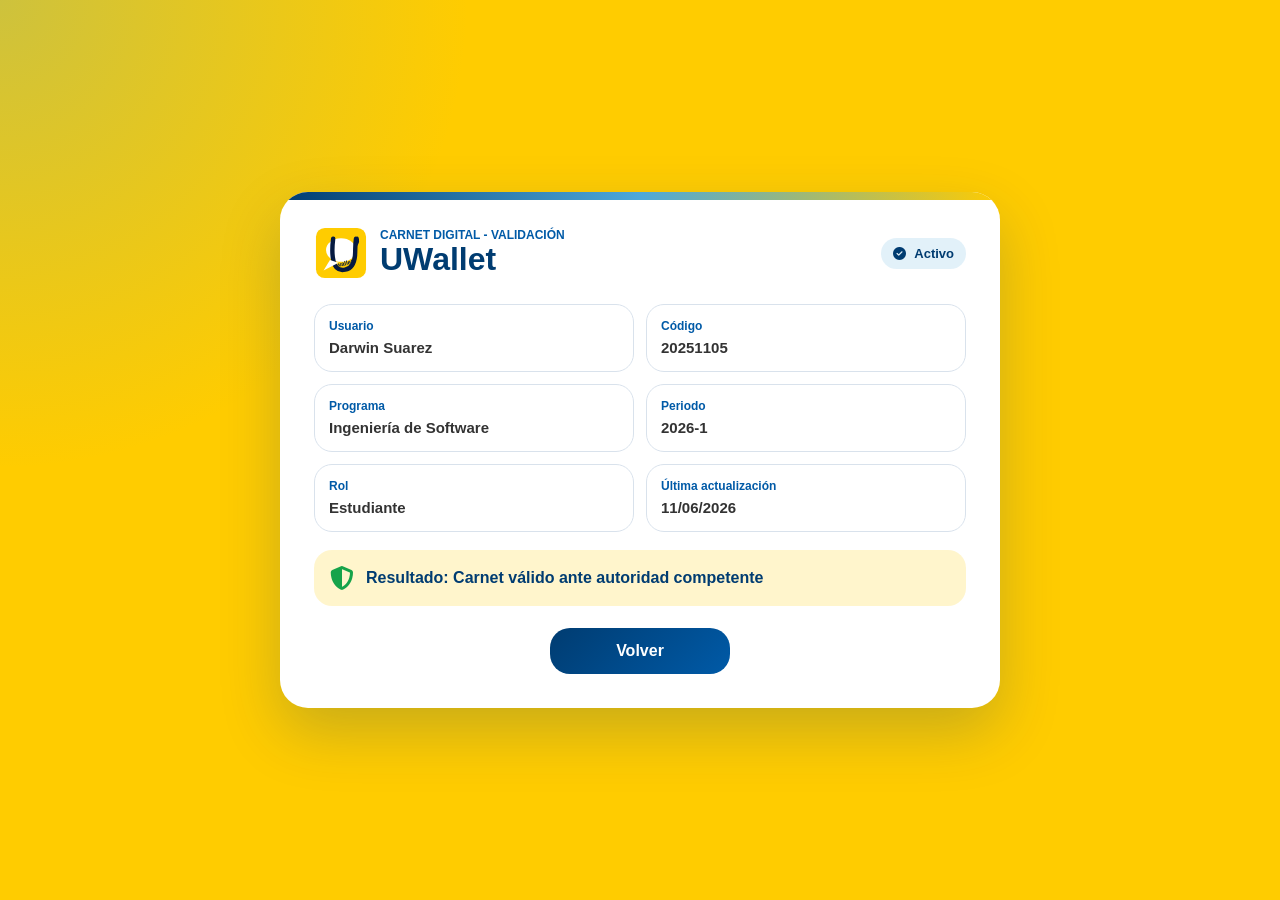
<file: carnet-digitalvalidacion.html>
<!DOCTYPE html>
<html lang="es">
<head>
  <meta charset="UTF-8">
  <meta name="viewport" content="width=device-width, initial-scale=1.0">
  <title>UWallet - Validación de Carnet</title>
  <link rel="stylesheet" href="https://cdnjs.cloudflare.com/ajax/libs/font-awesome/6.5.0/css/all.min.css">
  <link rel="stylesheet" href="style.css">
  <style>
    body {
      min-height: 100vh;
    }

    .validacion-page {
      flex: 1;
      width: 100%;
      display: grid;
      place-items: center;
      padding: clamp(24px, 5vw, 48px);
    }

    .validacion-card {
      position: relative;
      width: min(100%, 720px);
      overflow: hidden;
      padding: clamp(22px, 4vw, 34px);
      border-radius: 28px;
      color: var(--color-text);
      background: var(--color-card);
      box-shadow: var(--sombra-azul);
    }

    .validacion-card::before {
      content: "";
      position: absolute;
      top: 0;
      left: 0;
      width: 100%;
      height: 8px;
      background: linear-gradient(90deg, var(--azul-principal), var(--azul-claro), var(--fondo));
    }

    .validacion-header {
      display: flex;
      align-items: center;
      justify-content: space-between;
      gap: 16px;
      margin-bottom: 24px;
    }

    .validacion-brand {
      display: flex;
      align-items: center;
      gap: 12px;
    }

    .validacion-brand img {
      width: 54px;
      height: 54px;
    }

    .validacion-brand span {
      display: block;
      color: var(--azul-secundario);
      font-size: 12px;
      font-weight: 900;
      text-transform: uppercase;
    }

    .validacion-brand h1 {
      margin: 0;
      color: var(--azul-principal);
      font-size: clamp(22px, 4vw, 32px);
      line-height: 1.1;
    }

    .validacion-estado {
      display: inline-flex;
      align-items: center;
      gap: 8px;
      padding: 8px 12px;
      border-radius: 999px;
      color: var(--azul-principal);
      background: rgba(77, 168, 218, 0.16);
      font-size: 13px;
      font-weight: 900;
    }

    .validacion-grid {
      display: grid;
      grid-template-columns: repeat(2, minmax(0, 1fr));
      gap: 12px;
      margin-bottom: 18px;
    }

    .validacion-resultado {
      display: flex;
      align-items: center;
      gap: 12px;
      padding: 16px;
      border-radius: 18px;
      color: var(--azul-principal);
      background: rgba(255, 204, 0, 0.2);
      font-weight: 900;
    }

    .validacion-resultado i {
      color: #16a34a;
      font-size: 24px;
    }

    .validacion-acciones {
      display: flex;
      justify-content: center;
      margin-top: 22px;
    }

    .validacion-acciones .boton {
      width: auto;
      min-width: 180px;
      text-decoration: none;
      text-align: center;
    }

    @media (max-width: 560px) {
      .validacion-header,
      .validacion-resultado {
        align-items: flex-start;
        flex-direction: column;
      }

      .validacion-grid {
        grid-template-columns: 1fr;
      }
    }
  </style>
</head>
<body>
  <main class="validacion-page" aria-label="Validación simulada de carnet">
    <section class="validacion-card">
      <header class="validacion-header">
        <div class="validacion-brand">
          <img src="imagen/logo-u.svg" alt="Logo UWallet">
          <div>
            <span>Carnet Digital - Validación</span>
            <h1>UWallet</h1>
          </div>
        </div>

        <strong class="validacion-estado">
          <i class="fa-solid fa-circle-check" aria-hidden="true"></i>
          Activo
        </strong>
      </header>

      <div class="validacion-grid">
        <div class="dato"><span>Usuario</span><strong>Darwin Suarez</strong></div>
        <div class="dato"><span>Código</span><strong>20251105</strong></div>
        <div class="dato"><span>Programa</span><strong>Ingeniería de Software</strong></div>
        <div class="dato"><span>Periodo</span><strong>2026-1</strong></div>
        <div class="dato"><span>Rol</span><strong>Estudiante</strong></div>
        <div class="dato"><span>Última actualización</span><strong>11/06/2026</strong></div>
      </div>

      <div class="validacion-resultado">
        <i class="fa-solid fa-shield-halved" aria-hidden="true"></i>
        <span>Resultado: Carnet válido ante autoridad competente</span>
      </div>

      <div class="validacion-acciones">
        <a class="boton" href="index.html">Volver</a>
      </div>
    </section>
  </main>
</body>
</html>
</file>
<file: style.css>
﻿/*
  UWallet - Hoja de estilos principal
  Estructura:
  1. Variables y base
  2. Animaciones
  3. Loader y login
  4. Header, navegacion y drawer
  5. Carnet digital
  6. Modales y tablas
  7. Footer
  8. Modo oscuro
  9. Responsive
*/

/* 1. Variables y base */
:root {
  --azul-principal: #003C71;
  --azul-secundario: #005AA7;
  --azul-claro: #4DA8DA;
  --fondo: #FFCC00;
  --blanco: #FFFFFF;
  --texto: #333333;
  --gris-suave: #D9E2EC;

  --color-bg: var(--fondo);
  --color-card: var(--blanco);
  --color-text: var(--texto);
  --color-border: var(--gris-suave);
  --sombra-azul: 0 24px 60px rgba(0, 60, 113, 0.22);
}

* {
  box-sizing: border-box;
  margin: 0;
  padding: 0;
}

html {
  font-size: 16px;
}

body {
  min-height: 100vh;
  display: flex;
  flex-direction: column;
  overflow-x: hidden;
  color: var(--color-text);
  font-family: "Segoe UI", Arial, Helvetica, sans-serif;
  background:
    radial-gradient(circle at top left, rgba(77, 168, 218, 0.28), transparent 30%),
    linear-gradient(135deg, var(--color-bg) 0%, var(--fondo) 200%);
}

img {
  max-width: 100%;
}

a {
  color: inherit;
}

button,
input,
select,
textarea {
  font: inherit;
}

/* 2. Animaciones */
@keyframes aparecer {
  from {
    opacity: 0;
    transform: translateY(18px);
  }
  to {
    opacity: 1;
    transform: translateY(0);
  }
}

@keyframes flotarSuave {
  0%,
  100% {
    transform: translateY(0);
  }
  50% {
    transform: translateY(-5px);
  }
}

@keyframes loaderEntrada {
  from {
    opacity: 0;
    transform: translateY(12px);
  }
  to {
    opacity: 1;
    transform: translateY(0);
  }
}

@keyframes loaderFlotar {
  0%,
  100% {
    transform: translateY(0);
  }
  50% {
    transform: translateY(-6px);
  }
}

@keyframes loaderLinea {
  0% {
    transform: translateX(-120%);
  }
  100% {
    transform: translateX(240%);
  }
}

@keyframes shake {
  0%,
  100% {
    transform: translateX(0);
  }
  25% {
    transform: translateX(-6px);
  }
  75% {
    transform: translateX(6px);
  }
}

/* 3. Loader y login */
.loader,
.login {
  position: fixed;
  inset: 0;
  display: flex;
  align-items: center;
  justify-content: center;
  padding: 24px;
  background:
    radial-gradient(circle at top, rgba(77, 168, 218, 0.28), transparent 32%),
    linear-gradient(135deg, var(--fondo) 0%, var(--fondo) 100%);
  transition: opacity 0.7s ease, visibility 0.7s ease;
}

.loader {
  z-index: 999;
  opacity: 1;
  visibility: visible;
}

.loader--oculto {
  opacity: 0;
  visibility: hidden;
  pointer-events: none;
}

.loader__contenido {
  display: flex;
  flex-direction: column;
  align-items: center;
  gap: 16px;
  animation: loaderEntrada 0.8s ease;
}

.loader__logo {
  width: 132px;
  filter: drop-shadow(0 16px 26px rgba(0, 60, 113, 0.22));
  animation: loaderFlotar 2.4s ease-in-out infinite, flotarSuave 5s ease-in-out infinite;
}

.loader p {
  color: var(--azul-principal);
  font-size: 15px;
  font-weight: 800;
  text-transform: uppercase;
}

.loader__linea {
  width: 150px;
  height: 4px;
  overflow: hidden;
  border-radius: 999px;
  background-color: var(--blanco);
  box-shadow: 0 8px 20px rgba(0, 60, 113, 0.16);
}

.loader__linea::before {
  content: "";
  display: block;
  width: 45%;
  height: 100%;
  border-radius: inherit;
  background-color: var(--azul-principal);
  animation: loaderLinea 1.2s ease-in-out infinite;
}

.login {
  z-index: 1000;
  opacity: 0;
  visibility: hidden;
}

.login--activo {
  opacity: 1;
  visibility: visible;
}

.login--oculto,
body.portal-activo .login {
  opacity: 0;
  visibility: hidden;
  pointer-events: none;
}

.login__tarjeta {
  position: relative;
  width: 100%;
  max-width: 380px;
  overflow: hidden;
  padding: 28px;
  border-radius: 28px;
  background-color: var(--color-card);
  box-shadow: var(--sombra-azul);
  animation: aparecer 0.7s ease;
}

.login__tarjeta::before,
.carnet::before,
.modal::before {
  content: "";
  position: absolute;
  top: 0;
  left: 0;
  width: 100%;
  height: 8px;
  background: linear-gradient(90deg, var(--azul-principal), var(--azul-secundario), var(--azul-claro));
}

.login__marca {
  display: flex;
  flex-direction: column;
  align-items: center;
  gap: 6px;
  margin-bottom: 24px;
  text-align: center;
}

.login__marca img {
  width: 80px;
  animation: flotarSuave 5s ease-in-out infinite;
}

.login__marca h1 {
  color: var(--azul-principal);
  font-size: 30px;
  line-height: 1;
}

.login__marca p,
.login__tarjeta small {
  color: var(--color-text);
  font-size: 13px;
}

.login__tarjeta small {
  display: block;
  margin-top: 18px;
  text-align: center;
}

.campo-login {
  position: relative;
  display: flex;
  align-items: center;
  margin-bottom: 14px;
}

.campo-login > i {
  position: absolute;
  left: 14px;
  color: var(--azul-secundario);
}

.campo-login input {
  width: 100%;
  min-height: 48px;
  padding: 14px 44px;
  border: 1px solid var(--color-border);
  border-radius: 16px;
  outline: none;
  color: var(--color-text);
  background-color: var(--color-card);
  transition: border-color 0.2s ease, box-shadow 0.2s ease;
}

.campo-login input:focus {
  border-color: var(--azul-claro);
  box-shadow: 0 0 0 4px rgba(77, 168, 218, 0.18);
}

.campo-login__toggle {
  position: absolute;
  right: 10px;
  width: 34px;
  height: 34px;
  border: 0;
  border-radius: 50%;
  color: var(--azul-principal);
  background-color: transparent;
  cursor: pointer;
}

.login__error {
  display: none;
  align-items: center;
  justify-content: center;
  gap: 8px;
  margin-top: 12px;
  color: #dc2626;
  font-size: 13px;
  font-weight: 800;
}

.login__error--visible {
  display: flex;
  animation: shake 0.35s ease;
}

/* 4. Header, navegacion y drawer */
.header-institucional {
  width: 100%;
  min-height: 56px;
  display: grid;
  grid-template-columns: auto minmax(0, 1fr);
  align-items: stretch;
  background-color: var(--azul-principal);
  border-bottom: 2px solid var(--fondo);
  box-shadow: 0 10px 28px rgba(0, 60, 113, 0.18);
  animation: aparecer 0.7s ease;
}

.header-institucional__logo {
  width: clamp(160px, 15vw, 210px);
  min-height: 56px;
  flex: 0 0 auto;
  display: flex;
  align-items: center;
  justify-content: center;
  padding: 8px 16px;
  background-color: var(--blanco);
}

.header-institucional__logo img {
  width: 100%;
  max-width: 130px;
}

.header-institucional__contenido {
  flex: 1;
  min-width: 0;
  display: grid;
  grid-template-columns: auto minmax(320px, 1fr) auto;
  align-items: center;
  justify-content: stretch;
  gap: clamp(14px, 2vw, 28px);
  padding: 10px clamp(18px, 2.4vw, 32px);
}

.header-app,
.header-institucional__nav,
.header-institucional__nav a,
.drawer a,
.drawer__cerrar {
  display: flex;
  align-items: center;
}

.header-app {
  flex: 0 0 auto;
  gap: 8px;
  min-width: max-content;
}

.header-app img {
  height: 28px;
  width: auto;
}

.header-app span {
  color: var(--fondo);
  font-size: 18px;
  font-weight: 800;
}

.header-institucional h2 {
  min-width: 0;
  margin: 0;
  color: var(--blanco);
  font-size: clamp(14px, 1.4vw, 18px);
  font-weight: 800;
  line-height: 1.2;
  text-align: center;
  text-transform: uppercase;
  white-space: normal;
  overflow: visible;
  text-overflow: unset;
}

.header-institucional__nav {
  flex: 0 0 auto;
  justify-content: flex-end;
  gap: clamp(0.55rem, 0.8vw, 0.85rem);
  margin-left: auto;
}

.header-institucional__nav a {
  gap: 7px;
  min-height: 2.35rem;
  flex: 0 0 auto;
  color: var(--blanco);
  font-size: 14px;
  font-weight: 700;
  padding-inline: 0.18rem;
  text-decoration: none;
  transition: color 0.2s ease, filter 0.2s ease, transform 0.2s ease;
}

.header-institucional__nav a:hover {
  color: var(--azul-claro);
  filter: drop-shadow(0 8px 14px rgba(255, 255, 255, 0.18));
  transform: translateY(-2px);
}

.header-institucional__nav .nav-accion {
  gap: 0.5rem;
  padding: 0.5rem 0.85rem;
  border: 1px solid rgba(255, 255, 255, 0.24);
  border-radius: 999px;
  color: var(--blanco);
  background-color: var(--azul-secundario);
  box-shadow: 0 8px 18px rgba(0, 60, 113, 0.18);
  font-size: 0.82rem;
  font-weight: 800;
  transition: background-color 0.25s ease, box-shadow 0.25s ease, transform 0.25s ease;
}

.header-institucional__nav .nav-accion:hover {
  color: var(--blanco);
  background-color: var(--azul-claro);
  box-shadow: 0 10px 24px rgba(0, 60, 113, 0.24);
}

.header-icono {
  position: relative;
  width: 36px;
  height: 36px;
  display: inline-flex;
  align-items: center;
  justify-content: center;
  border: 0;
  border-radius: 50%;
  color: var(--blanco);
  background-color: transparent;
  cursor: pointer;
  transition: background-color 0.2s ease, transform 0.2s ease;
}

.header-icono i,
#btnNotificaciones > i,
#toggleTema > i {
  color: var(--blanco);
}

.header-icono:hover {
  background-color: rgba(255, 255, 255, 0.12);
  transform: translateY(-2px);
}

.header-menu {
  display: none;
}

.notif {
  position: relative;
}

.notif-badge {
  position: absolute;
  top: 2px;
  right: 2px;
  min-width: 17px;
  height: 17px;
  border-radius: 999px;
  color: var(--azul-principal);
  background-color: var(--fondo);
  font-size: 11px;
  font-weight: 900;
  line-height: 17px;
  text-align: center;
  transition: opacity 0.2s ease, transform 0.2s ease;
}

.notif-badge--oculto {
  opacity: 0;
  transform: scale(0.4);
}

.notif-dropdown {
  position: absolute;
  top: calc(100% + 12px);
  right: 0;
  z-index: 450;
  display: none;
  width: 300px;
  max-height: min(26rem, 78vh);
  overflow-y: auto;
  padding: 16px;
  border-radius: 20px;
  background-color: var(--color-card);
  box-shadow: 0 16px 40px rgba(0, 60, 113, 0.18);
  animation: aparecer 0.3s ease;
}

.notif-dropdown--activo {
  display: block;
}

.notif-dropdown__header {
  display: flex;
  align-items: center;
  justify-content: space-between;
  gap: 12px;
  margin-bottom: 12px;
}

.notif-dropdown__header strong {
  color: var(--azul-principal);
  font-size: 16px;
}

.notif-dropdown__header button {
  border: 0;
  color: var(--azul-secundario);
  background: transparent;
  font-size: 12px;
  font-weight: 800;
  cursor: pointer;
}

.notif-lista {
  display: flex;
  flex-direction: column;
  gap: 10px;
}

.notif-item {
  display: grid;
  grid-template-columns: 32px 1fr;
  gap: 10px;
  padding: 10px;
  border: 1px solid var(--color-border);
  border-radius: 16px;
  transition: opacity 0.2s ease;
}

.notif-item--leida {
  opacity: 0.5;
}

.notif-item > i {
  display: grid;
  place-items: center;
  width: 30px;
  height: 30px;
  border-radius: 50%;
  background-color: rgba(77, 168, 218, 0.16);
}

.notif-item--exito > i,
.estado--aprobado,
.soporte-exito > i {
  color: #16a34a;
}

.notif-item--alerta > i {
  color: var(--fondo);
}

.notif-item--info > i {
  color: var(--azul-claro);
}

.notif-item strong {
  color: var(--color-text);
  font-size: 14px;
}

.notif-item p,
.notif-item small {
  color: var(--color-text);
  font-size: 12px;
}

.drawer-overlay {
  position: fixed;
  inset: 0;
  z-index: 650;
  opacity: 0;
  visibility: hidden;
  background: rgba(0, 0, 0, 0.45);
  transition: opacity 0.3s ease, visibility 0.3s ease;
}

.drawer-overlay--activo {
  opacity: 1;
  visibility: visible;
}

.drawer {
  position: fixed;
  top: 0;
  right: -100%;
  z-index: 700;
  width: min(75%, 280px);
  height: 100%;
  display: flex;
  flex-direction: column;
  gap: 16px;
  padding: 24px;
  background-color: var(--azul-principal);
  transition: right 0.3s ease;
}

.drawer--activo {
  right: 0;
}

.drawer a,
.drawer__cerrar {
  gap: 10px;
  min-height: 44px;
  border: 0;
  color: var(--blanco);
  background: transparent;
  font-size: 16px;
  font-weight: 800;
  text-decoration: none;
}

.drawer__cerrar {
  justify-content: flex-end;
  cursor: pointer;
}

/* 5. Carnet digital */
.pantalla {
  flex: 1;
  min-height: calc(100vh - 123px);
  width: 100%;
  display: flex;
  align-items: center;
  justify-content: center;
  padding: clamp(14px, 4vw, 28px);
}

.carnet-flip {
  width: 100%;
  max-width: 340px;
  height: 560px;
  margin: 0 auto;
  perspective: 1200px;
}

.carnet-flip__inner {
  position: relative;
  width: 100%;
  height: 100%;
  transform-style: preserve-3d;
  transform: rotateY(0deg);
  transition: transform 0.6s ease;
}

.carnet-flip__inner.is-flipped,
.carnet-flip:hover .carnet-flip__inner.is-flipped,
.carnet-flip__inner.is-flipped:hover {
  transform: rotateY(180deg) !important;
}

.carnet-flip__inner:not(.is-flipped),
.carnet-flip:hover .carnet-flip__inner:not(.is-flipped),
.carnet-flip__inner:not(.is-flipped):hover {
  transform: rotateY(0deg) !important;
}

.carnet {
  position: absolute;
  inset: 0;
  width: 100%;
  height: 100%;
  overflow: hidden;
  padding: 20px;
  border-radius: 28px;
  color: var(--color-text);
  background-color: var(--color-card);
  box-shadow: var(--sombra-azul);
  backface-visibility: hidden;
  -webkit-backface-visibility: hidden;
}

.carnet--frente,
.carnet--frente:hover {
  z-index: 2;
  display: flex;
  flex-direction: column;
  transform: rotateY(0deg) !important;
}

.carnet--reverso,
.carnet--reverso:hover {
  z-index: 1;
  display: flex;
  flex-direction: column;
  transform: rotateY(180deg) !important;
}

.carnet-flip__inner:not(.is-flipped) .carnet--frente,
.carnet-flip__inner.is-flipped .carnet--reverso {
  z-index: 2;
  pointer-events: auto;
}

.carnet-flip__inner:not(.is-flipped) .carnet--reverso,
.carnet-flip__inner.is-flipped .carnet--frente {
  z-index: 1;
  pointer-events: none;
}

.carnet__encabezado {
  display: flex;
  align-items: flex-start;
  justify-content: space-between;
  gap: 12px;
  margin-bottom: 20px;
}

.carnet__mini-logo,
.acciones-carnet,
#actualizarQr {
  display: none !important;
}

.carnet__etiqueta {
  color: var(--azul-secundario);
  font-size: 12px;
  font-weight: 900;
  text-transform: uppercase;
}

.carnet h1 {
  color: var(--color-text);
  font-size: 21px;
  line-height: 1.2;
}

.carnet__estado,
.estado {
  display: inline-flex;
  align-items: center;
  justify-content: center;
  width: fit-content;
  padding: 6px 10px;
  border-radius: 999px;
  color: var(--azul-principal);
  background-color: var(--gris-suave);
  font-size: 12px;
  font-weight: 800;
}

.perfil {
  display: flex;
  align-items: center;
  gap: 14px;
  margin-bottom: 16px;
}

.perfil__foto {
  width: 86px;
  height: 86px;
  border: 4px solid var(--gris-suave);
  border-radius: 24px;
  object-fit: cover;
  box-shadow: 0 12px 28px rgba(0, 60, 113, 0.18);
}

.perfil__datos h2 {
  color: var(--color-text);
  font-size: 22px;
}

.perfil__datos p {
  color: var(--azul-secundario);
  font-size: 13px;
  font-weight: 700;
}

.datos,
.perfil-grid,
.metricas-historial {
  display: grid;
  grid-template-columns: repeat(2, 1fr);
  gap: 12px;
}

.datos {
  margin-bottom: 16px;
}

.dato {
  min-width: 0;
  padding: 14px;
  border: 1px solid var(--color-border);
  border-radius: 18px;
  background-color: var(--color-card);
}

.dato span {
  display: block;
  margin-bottom: 6px;
  color: var(--azul-secundario);
  font-size: 12px;
  font-weight: 700;
}

.dato strong {
  color: var(--color-text);
  font-size: 15px;
}

.dato--ancho {
  grid-column: 1 / -1;
}

.qr {
  margin-bottom: 14px;
  padding: 14px;
  border: 1px solid var(--color-border);
  border-radius: 18px;
  text-align: center;
  background-color: var(--color-card);
}

.qr p {
  margin-bottom: 10px;
  color: var(--azul-principal);
  font-size: 13px;
  font-weight: 800;
}

.qr-image,
.qr-svg {
  display: block;
  width: 100%;
  max-width: 150px;
  height: auto;
  margin: 0 auto;
  border-radius: 8px;
}

.qr-link {
  display: block;
  width: fit-content;
  margin: 0 auto;
  border-radius: 10px;
  text-decoration: none;
}

.qr-link:focus-visible {
  outline: 3px solid var(--azul-claro);
  outline-offset: 4px;
}

.qr-svg {
  padding: 8px;
  background-color: var(--blanco);
  box-shadow: inset 0 0 0 1px rgba(0, 60, 113, 0.08);
}

.qr-svg rect {
  fill: var(--blanco);
}

.qr-svg path {
  fill: var(--azul-principal);
}

.boton,
.boton-flip,
.boton-outline {
  min-height: 44px;
  border-radius: 20px;
  font-weight: 800;
  cursor: pointer;
  transition: transform 0.2s ease, background-color 0.2s ease, box-shadow 0.2s ease;
}

.boton {
  width: 100%;
  border: 0;
  padding: 14px 18px;
  color: var(--blanco);
  background: linear-gradient(135deg, var(--azul-principal), var(--azul-secundario));
}

.boton:hover {
  background: linear-gradient(135deg, var(--azul-secundario), var(--azul-claro));
  box-shadow: 0 12px 24px rgba(0, 60, 113, 0.24);
  transform: translateY(-2px);
}

.boton-flip,
.boton-outline {
  display: block;
  width: auto;
  min-width: 160px;
  margin: 12px auto 0;
  padding: 10px 24px;
  border: 1px solid var(--azul-principal);
  color: var(--blanco);
  background: linear-gradient(135deg, var(--azul-principal), var(--azul-secundario));
  box-shadow: 0 10px 22px rgba(0, 60, 113, 0.18);
  text-align: center;
}

.carnet .boton-flip {
  position: static;
  flex-shrink: 0;
  width: auto;
  margin: 12px auto 0;
  pointer-events: auto;
}

.carnet--frente .qr {
  margin-bottom: 0;
  padding: 12px;
}

.carnet--frente .qr__encabezado {
  margin-bottom: 8px;
}

.carnet--frente .qr-image,
.carnet--frente .qr-svg {
  max-width: 122px;
}

.boton-flip:hover {
  background: linear-gradient(135deg, var(--azul-secundario), var(--azul-claro));
  box-shadow: 0 14px 28px rgba(0, 60, 113, 0.26);
  transform: translateY(-2px);
}

.boton-flip:active {
  transform: translateY(0) scale(0.98);
}

.boton-outline {
  color: var(--azul-principal);
  background: var(--color-card);
}

.boton-outline:hover {
  background-color: var(--gris-suave);
}

.reverso-marca {
  display: flex;
  flex-direction: column;
  align-items: center;
  gap: 8px;
  margin-bottom: 10px;
  text-align: center;
}

.reverso-marca img {
  width: 60px;
}

.reverso-marca h2 {
  color: var(--azul-principal);
  font-size: 24px;
}

.separador {
  height: 1px;
  margin: 10px 0;
  background-color: var(--color-border);
}

.codigo-barras {
  display: flex;
  align-items: center;
  justify-content: center;
  gap: 2px;
  min-height: 48px;
  margin: 12px 0 6px;
}

.codigo-barras span {
  display: block;
  background-color: var(--azul-principal);
}

.codigo-barras__numero {
  margin-bottom: 12px;
  color: var(--azul-principal);
  font-size: 18px;
  font-weight: 800;
  letter-spacing: 2px;
  text-align: center;
}

.datos-reverso {
  grid-template-columns: repeat(2, minmax(0, 1fr));
  gap: 10px;
  margin-bottom: 10px;
}

.datos-reverso .dato {
  padding: 12px;
}

.texto-legal {
  margin: 6px 0 10px;
  color: var(--color-text);
  font-size: 10px;
  line-height: 1.35;
  text-align: center;
}

.carnet--reverso .boton-flip {
  flex-shrink: 0;
  margin-top: 6px;
}

/* 6. Modales y tablas */
.overlay {
  position: fixed;
  inset: 0;
  z-index: 3000;
  opacity: 0;
  visibility: hidden;
  pointer-events: none;
  background: rgba(0, 0, 0, 0.55);
  transition: opacity 0.3s ease, visibility 0.3s ease;
}

.overlay--activo {
  opacity: 1;
  visibility: visible;
  pointer-events: auto;
}

.modal {
  position: fixed;
  top: 50%;
  left: 50%;
  z-index: 3100;
  width: 90%;
  max-width: 520px;
  max-height: 88vh;
  overflow-y: auto;
  padding: 28px;
  border-radius: 28px;
  color: var(--color-text);
  background: var(--color-card);
  box-shadow: var(--sombra-azul);
  opacity: 0;
  visibility: hidden;
  pointer-events: none;
  transform: translate(-50%, -50%) translateY(18px);
  transition: opacity 0.3s ease, visibility 0.3s ease, transform 0.3s ease;
}

.modal--activo {
  opacity: 1;
  visibility: visible;
  pointer-events: auto;
  transform: translate(-50%, -50%) translateY(0);
}

.modal--grande {
  max-width: 920px;
}

.modal--pequeno {
  max-width: 440px;
}

.modal__titulo {
  display: flex;
  align-items: center;
  gap: 10px;
  margin-bottom: 20px;
  padding: 0 42px 14px 0;
  border-bottom: 2px solid var(--color-border);
  color: var(--azul-principal);
  font-size: 20px;
  font-weight: 800;
}

.modal__titulo i {
  color: var(--azul-claro);
  font-size: 22px;
}

.modal__cerrar {
  position: absolute;
  top: 18px;
  right: 20px;
  z-index: 2;
  width: 34px;
  height: 34px;
  display: flex;
  align-items: center;
  justify-content: center;
  border: 0;
  border-radius: 50%;
  color: var(--azul-principal);
  background: var(--gris-suave);
  cursor: pointer;
  transition: background 0.2s ease, color 0.2s ease;
}

.modal__cerrar:hover {
  color: var(--blanco);
  background: var(--azul-claro);
}

.perfil-modal-final {
  display: flex;
  flex-direction: column;
  align-items: center;
  gap: 10px;
  text-align: center;
}

.perfil-modal-final img {
  width: 96px;
  height: 96px;
  border: 4px solid var(--gris-suave);
  border-radius: 24px;
  object-fit: cover;
  box-shadow: 0 12px 28px rgba(0, 60, 113, 0.18);
}

.modal-subtitulo {
  margin: -8px 0 16px;
  color: var(--azul-secundario);
  font-size: 13px;
  font-weight: 800;
}

.tabla-responsive {
  width: 100%;
  overflow-x: auto;
  border: 1px solid var(--color-border);
  border-radius: 18px;
}

.tabla-portal {
  width: 100%;
  min-width: 760px;
  border-collapse: collapse;
  background-color: var(--color-card);
}

.tabla-portal th,
.tabla-portal td {
  padding: 13px 14px;
  text-align: left;
  font-size: 14px;
}

.tabla-portal th {
  color: var(--blanco);
  background-color: var(--azul-principal);
}

.tabla-portal td {
  border-bottom: 1px solid var(--color-border);
  color: var(--color-text);
}

.tabla-portal tbody tr:nth-child(even) {
  background-color: rgba(217, 226, 236, 0.4);
}

.tabla-portal tfoot td {
  color: var(--blanco);
  background-color: var(--azul-principal);
  font-weight: 800;
}

.total-creditos {
  margin-top: 14px;
  color: var(--azul-principal);
  font-weight: 800;
  text-align: right;
}

.metricas-historial {
  grid-template-columns: repeat(3, 1fr);
  margin-bottom: 18px;
}

.metricas-historial strong {
  color: var(--azul-principal);
  font-size: 22px;
}

.avance {
  margin-bottom: 20px;
}

.avance p {
  margin-bottom: 8px;
  color: var(--azul-principal);
  font-weight: 800;
}

.avance__barra {
  height: 12px;
  overflow: hidden;
  border-radius: 999px;
  background-color: var(--gris-suave);
}

.avance__barra span {
  display: block;
  width: 0;
  height: 100%;
  border-radius: inherit;
  background: linear-gradient(90deg, var(--azul-principal), var(--azul-claro));
  transition: width 1s ease;
}

.estado {
  color: var(--blanco);
  font-size: 12px;
}

.estado--aprobado {
  background-color: #22c55e;
}

.estado--en-curso {
  background-color: var(--azul-claro);
}

.nota--alta {
  color: #16a34a !important;
  font-weight: 800;
}

.nota--media {
  color: var(--azul-principal) !important;
  font-weight: 800;
}

.nota--baja {
  color: #dc2626 !important;
  font-weight: 800;
}

.logout-confirmacion {
  display: flex;
  flex-direction: column;
  align-items: center;
  gap: 14px;
  margin-bottom: 20px;
  text-align: center;
}

.logout-confirmacion i {
  color: var(--azul-claro);
  font-size: 48px;
}

.acciones-modal {
  display: grid;
  grid-template-columns: repeat(2, 1fr);
  gap: 12px;
}

.contacto-soporte,
.formulario-soporte {
  display: flex;
  flex-direction: column;
  gap: 12px;
}

.formulario-soporte label {
  display: flex;
  flex-direction: column;
  gap: 7px;
  color: var(--azul-principal);
  font-size: 14px;
  font-weight: 800;
}

.formulario-soporte input,
.formulario-soporte select,
.formulario-soporte textarea {
  width: 100%;
  padding: 12px 14px;
  border: 1px solid var(--color-border);
  border-radius: 16px;
  outline: none;
  color: var(--color-text);
  background-color: var(--color-card);
}

.campo-error {
  border-color: #dc2626 !important;
}

.soporte-exito {
  display: none;
  text-align: center;
  animation: aparecer 0.4s ease;
}

.soporte-exito--visible {
  display: block;
}

.soporte-exito > i {
  margin-bottom: 12px;
  font-size: 64px;
}

.portal-logo {
  text-align: center;
}

.portal-logo img {
  width: 80px;
}

.portal-accesos {
  display: grid;
  grid-template-columns: repeat(2, 1fr);
  gap: 12px;
}

.portal-accesos a {
  min-height: 108px;
  display: flex;
  flex-direction: column;
  align-items: center;
  justify-content: center;
  gap: 9px;
  padding: 14px;
  border: 1px solid var(--color-border);
  border-radius: 18px;
  color: var(--color-text);
  background-color: var(--color-card);
  text-align: center;
  text-decoration: none;
  transition: color 0.2s ease, background-color 0.2s ease, transform 0.2s ease;
}

.portal-accesos a:hover {
  color: var(--blanco);
  background-color: var(--azul-principal);
  transform: translateY(-2px);
}

.portal-accesos i {
  color: var(--azul-claro);
  font-size: 24px;
}

.portal-accesos a:hover i {
  color: var(--blanco);
}

/* 7. Footer */
.footer-institucional {
  width: 100%;
  background-color: var(--azul-principal);
  border-top: 2px solid var(--fondo);
  box-shadow: 0 -8px 24px rgba(0, 60, 113, 0.16);
}

.footer-institucional__contenido {
  max-width: 1200px;
  min-height: 64px;
  display: flex;
  align-items: center;
  justify-content: space-between;
  gap: 18px;
  margin: 0 auto;
  padding: 10px 28px;
}

.footer-marca {
  display: flex;
  align-items: center;
  gap: 10px;
  color: var(--blanco);
  font-weight: 800;
}

.footer-marca img {
  width: 82px;
  padding: 4px 8px;
  border-radius: 12px;
  background-color: var(--blanco);
}

.footer-institucional__enlaces {
  display: flex;
  align-items: center;
  gap: 22px;
}

.footer-institucional__enlaces a {
  color: var(--blanco);
  font-size: 14px;
  font-weight: 800;
  text-decoration: none;
  transition: color 0.2s ease, transform 0.2s ease;
}

.footer-institucional__enlaces a:hover {
  color: var(--azul-claro);
  transform: translateY(-2px);
}

/* 8. Modo oscuro */
body.modo-oscuro {
  --color-bg: #0f172a;
  --color-card: #1e293b;
  --color-text: #f8fafc;
  --color-border: #475569;
  --blanco: #1e293b;
  --texto: #f8fafc;
  --gris-suave: #334155;
  --dark-panel: #111827;
  --dark-panel-soft: #172033;
  --dark-accent: #38BDF8;
  --dark-muted: #CBD5E1;
  --dark-shadow: 0 28px 70px rgba(2, 6, 23, 0.62);
  background:
    radial-gradient(circle at top left, rgba(56, 189, 248, 0.18), transparent 32%),
    radial-gradient(circle at bottom right, rgba(0, 90, 167, 0.16), transparent 34%),
    linear-gradient(135deg, #0F172A 0%, #111827 58%, #020617 100%);
}

body.modo-oscuro .loader,
body.modo-oscuro .login {
  background:
    radial-gradient(circle at top left, rgba(56, 189, 248, 0.18), transparent 32%),
    linear-gradient(135deg, #0F172A 0%, #020617 100%);
}

body.modo-oscuro .header-institucional,
body.modo-oscuro .footer-institucional,
body.modo-oscuro .drawer {
  background: linear-gradient(135deg, #020617 0%, #0F172A 100%);
  border-color: var(--dark-accent);
  box-shadow: 0 14px 34px rgba(2, 6, 23, 0.52);
}

body.modo-oscuro .header-app span {
  color: #FFCC00;
}

body.modo-oscuro .header-institucional__logo,
body.modo-oscuro .footer-marca img {
  background-color: #F8FAFC;
}

body.modo-oscuro .header-institucional h2,
body.modo-oscuro .header-institucional__nav a,
body.modo-oscuro .footer-marca,
body.modo-oscuro .footer-institucional__enlaces a,
body.modo-oscuro .drawer a,
body.modo-oscuro .drawer__cerrar {
  color: #F8FAFC;
}

body.modo-oscuro .header-institucional__nav .nav-accion {
  color: #F8FAFC;
  border-color: rgba(56, 189, 248, 0.52);
  background: rgba(15, 23, 42, 0.92);
  box-shadow: 0 10px 26px rgba(56, 189, 248, 0.14);
}

body.modo-oscuro .header-institucional__nav .nav-accion:hover,
body.modo-oscuro .footer-institucional__enlaces a:hover,
body.modo-oscuro .header-institucional__nav a:hover {
  color: var(--dark-accent);
}

body.modo-oscuro .header-icono:hover {
  background-color: rgba(56, 189, 248, 0.16);
}

body.modo-oscuro .login__tarjeta,
body.modo-oscuro .carnet,
body.modo-oscuro .modal,
body.modo-oscuro .notif-dropdown {
  color: #F8FAFC;
  border: 1px solid rgba(71, 85, 105, 0.95);
  background: linear-gradient(180deg, #1E293B 0%, #172033 100%);
  box-shadow: var(--dark-shadow), 0 0 0 1px rgba(56, 189, 248, 0.08);
}

body.modo-oscuro .carnet::before,
body.modo-oscuro .modal::before,
body.modo-oscuro .login__tarjeta::before {
  background: linear-gradient(90deg, #0284C7, var(--dark-accent), #7DD3FC);
}

body.modo-oscuro .carnet__etiqueta,
body.modo-oscuro .perfil__datos p,
body.modo-oscuro .dato span,
body.modo-oscuro .modal-subtitulo,
body.modo-oscuro .formulario-soporte label {
  color: var(--dark-accent);
}

body.modo-oscuro .carnet h1,
body.modo-oscuro .perfil__datos h2,
body.modo-oscuro .dato strong,
body.modo-oscuro .modal__titulo,
body.modo-oscuro .perfil-modal-final h2,
body.modo-oscuro .notif-item strong,
body.modo-oscuro .texto-legal,
body.modo-oscuro .login__marca p,
body.modo-oscuro .login__tarjeta small {
  color: #F8FAFC;
}

body.modo-oscuro .dato,
body.modo-oscuro .qr,
body.modo-oscuro .notif-item,
body.modo-oscuro .portal-accesos a {
  border-color: rgba(71, 85, 105, 0.95);
  background: linear-gradient(180deg, #0F172A 0%, #111827 100%);
  box-shadow: inset 0 1px 0 rgba(248, 250, 252, 0.03);
}

body.modo-oscuro .qr {
  border-color: rgba(56, 189, 248, 0.42);
  background: #0B1220;
  box-shadow: inset 0 0 0 1px rgba(56, 189, 248, 0.08), 0 14px 30px rgba(2, 6, 23, 0.26);
}

body.modo-oscuro .qr p {
  color: #BAE6FD;
}

body.modo-oscuro .qr-svg {
  background-color: #F8FAFC;
  box-shadow: 0 0 0 1px rgba(56, 189, 248, 0.36), 0 14px 32px rgba(56, 189, 248, 0.16);
}

body.modo-oscuro .qr-svg rect {
  fill: #F8FAFC;
}

body.modo-oscuro .qr-svg path {
  fill: #020617;
}

body.modo-oscuro .boton,
body.modo-oscuro .boton-flip {
  color: #F8FAFC;
  border-color: rgba(56, 189, 248, 0.7);
  background: linear-gradient(135deg, #0369A1, #0284C7 48%, var(--dark-accent));
  box-shadow: 0 14px 32px rgba(56, 189, 248, 0.2);
}

body.modo-oscuro .boton:hover,
body.modo-oscuro .boton-flip:hover {
  background: linear-gradient(135deg, #0284C7, var(--dark-accent));
  box-shadow: 0 18px 40px rgba(56, 189, 248, 0.28);
}

body.modo-oscuro .boton-outline,
body.modo-oscuro .modal__cerrar {
  color: #F8FAFC;
  border-color: rgba(56, 189, 248, 0.52);
  background-color: #0F172A;
}

body.modo-oscuro .carnet__estado,
body.modo-oscuro .estado--en-curso {
  color: #082F49;
  background-color: #7DD3FC;
}

body.modo-oscuro .separador,
body.modo-oscuro .modal__titulo {
  border-color: rgba(71, 85, 105, 0.95);
  background-color: rgba(71, 85, 105, 0.95);
}

body.modo-oscuro .modal__titulo {
  background-color: transparent;
}

body.modo-oscuro .tabla-portal {
  background-color: #111827;
}

body.modo-oscuro .tabla-portal td {
  color: #F8FAFC;
  border-color: rgba(71, 85, 105, 0.95);
}

body.modo-oscuro .tabla-portal tbody tr:nth-child(even) {
  background-color: rgba(15, 23, 42, 0.88);
}

body.modo-oscuro input,
body.modo-oscuro select,
body.modo-oscuro textarea {
  color: #F8FAFC;
  border-color: rgba(71, 85, 105, 0.95);
  background-color: #0F172A;
}

body.modo-oscuro input::placeholder,
body.modo-oscuro textarea::placeholder,
body.modo-oscuro .notif-item p,
body.modo-oscuro .notif-item small {
  color: var(--dark-muted);
}

/* 9. Responsive */
@media (max-width: 1360px) {
  .header-institucional {
    grid-template-columns: 132px minmax(0, 1fr);
    min-height: 58px;
  }

  .header-institucional__logo {
    width: 132px;
    min-height: 58px;
    padding: 8px 12px;
  }

  .header-institucional__logo img {
    max-width: 104px;
  }

  .header-institucional__contenido {
    grid-template-columns: auto minmax(280px, 1fr) auto;
    gap: 16px;
    padding: 8px 18px;
  }

  .header-app {
    grid-column: 1;
    min-width: 0;
  }

  .header-institucional h2 {
    grid-column: 2;
    width: auto;
    font-size: clamp(13px, 1.5vw, 17px);
    line-height: 1.15;
    text-align: center;
    white-space: normal;
    overflow: visible;
    text-overflow: unset;
  }

  .header-institucional__nav {
    grid-column: 3;
    gap: 0.6rem;
    margin-left: 0;
  }

  .header-institucional__nav > a {
    display: none !important;
  }

  .header-menu {
    display: inline-flex !important;
  }
}

@media (max-width: 1180px) {
  .header-institucional {
    grid-template-columns: 118px minmax(0, 1fr);
    min-height: 58px;
  }

  .header-institucional__logo {
    width: 118px;
    min-height: 58px;
  }

  .header-institucional__logo img {
    max-width: 84px;
  }

  .header-institucional__contenido {
    grid-template-columns: auto minmax(220px, 1fr) auto;
    gap: 14px;
    padding: 8px 16px;
  }

  .header-institucional h2 {
    text-align: center;
  }

  .header-institucional__nav {
    gap: 0.55rem;
  }
}

@media (max-width: 1024px) {
  .header-institucional__contenido {
    column-gap: 12px;
    padding-inline: 14px;
  }

  .header-institucional h2 {
    font-size: 14px;
  }
}

@media (max-width: 850px) {
  html {
    font-size: 15px;
  }

  .header-institucional {
    min-height: 58px;
  }

  .header-institucional__logo {
    width: 92px;
    min-height: 56px;
    padding: 8px;
  }

  .header-institucional__logo img {
    max-width: 74px;
  }

  .header-institucional__contenido {
    display: grid;
    grid-template-columns: minmax(0, 1fr) auto;
    gap: 10px;
    padding: 0.55rem 0.7rem;
  }

  .header-institucional h2 {
    display: none !important;
    grid-column: 1 / -1;
    order: 3;
    width: 100%;
    margin-top: 2px;
    font-size: 0.82rem;
    line-height: 1.15;
    text-align: center;
    white-space: normal;
    overflow: visible;
    text-overflow: unset;
  }

  .header-institucional__nav > a {
    display: none !important;
  }

  .header-app {
    min-width: 0;
  }

  .header-app img {
    height: 24px;
  }

  .header-app span {
    font-size: 1rem;
  }

  .header-institucional__nav {
    flex: 0 0 auto;
    justify-content: flex-end;
    gap: 0.45rem;
    margin-left: auto;
  }

  .header-icono {
    width: 40px;
    height: 40px;
  }

  .header-menu {
    display: inline-flex !important;
  }

  .pantalla {
    min-height: auto;
    padding: 18px 14px;
  }

  .carnet-flip {
    max-width: 92vw;
    height: 600px;
  }

  .carnet {
    padding: 18px;
    border-radius: 22px;
  }

  .carnet h1 {
    font-size: 1.25rem;
  }

  .perfil {
    gap: 0.85rem;
    margin-bottom: 1rem;
  }

  .perfil__foto {
    width: 5.25rem;
    height: 5.25rem;
  }

  .perfil__datos h2 {
    font-size: 1.35rem;
  }

  .datos {
    gap: 0.7rem;
    margin-bottom: 1rem;
  }

  .qr {
    padding: 0.9rem;
    margin-bottom: 0.85rem;
  }

  .carnet--frente .qr {
    padding: 0.7rem;
    margin-bottom: 0;
  }

  .carnet--frente .qr-image,
  .carnet--frente .qr-svg {
    max-width: 108px;
  }

  .boton-flip {
    min-height: 3rem;
  }

  .notif-dropdown {
    position: fixed;
    top: 4.25rem;
    right: 0.75rem;
    left: auto;
    width: min(20rem, 90vw);
    max-height: min(28rem, calc(100vh - 5.25rem));
  }

  .modal {
    width: min(95vw, 34rem);
    max-height: 92vh;
    padding: 24px 18px;
    border-radius: 20px;
  }

  .tabla-portal {
    min-width: 720px;
  }

  .perfil-grid,
  .metricas-historial,
  .portal-accesos,
  .acciones-modal {
    grid-template-columns: 1fr;
  }

  .footer-institucional__contenido {
    flex-direction: column;
    gap: 12px;
    padding: 14px;
    text-align: center;
  }
}

@media (max-width: 420px) {
  html {
    font-size: 14px;
  }

  .header-institucional__logo {
    width: 74px;
    padding-inline: 6px;
  }

  .header-institucional__logo img {
    max-width: 62px;
  }

  .header-app img {
    height: 20px;
  }

  .header-app span {
    font-size: 0.9rem;
  }

  .header-institucional__contenido {
    gap: 8px;
    padding-inline: 8px;
  }

  .header-institucional__nav {
    gap: 0.25rem;
  }

  .header-icono {
    width: 34px;
    height: 34px;
  }

  .footer-marca {
    flex-wrap: wrap;
    justify-content: center;
  }

  .footer-marca img {
    width: 72px;
  }
}

@media (prefers-reduced-motion: reduce) {
  *,
  *::before,
  *::after {
    scroll-behavior: auto !important;
    animation-duration: 0.01ms !important;
    animation-iteration-count: 1 !important;
    transition-duration: 0.01ms !important;
  }
}

/* MEJORA FINAL - Portal estudiantil avanzado */
/* Layout principal: organiza panel izquierdo, carnet central y panel derecho sin alterar el carnet. */
.portal-estudiante {
  width: min(100%, 1180px);
  display: grid;
  grid-template-columns: minmax(220px, 280px) minmax(300px, 340px) minmax(220px, 280px);
  align-items: center;
  justify-content: center;
  gap: clamp(18px, 3vw, 34px);
  animation: aparecer 0.7s ease;
}

/* Paneles laterales: tarjetas informativas con el mismo lenguaje visual del carnet. */
.panel-estudiante {
  position: relative;
  overflow: hidden;
  padding: 20px;
  border: 1px solid rgba(0, 60, 113, 0.12);
  border-radius: 28px;
  color: var(--color-text);
  background-color: var(--color-card);
  box-shadow: 0 18px 44px rgba(0, 60, 113, 0.16);
  transition: transform 0.3s ease, box-shadow 0.3s ease, border-color 0.3s ease;
}

.panel-estudiante::before {
  content: "";
  position: absolute;
  top: 0;
  left: 0;
  width: 100%;
  height: 7px;
  background: linear-gradient(90deg, var(--azul-principal), var(--azul-secundario), var(--azul-claro));
}

.panel-estudiante:hover {
  border-color: rgba(0, 90, 167, 0.28);
  box-shadow: 0 24px 58px rgba(0, 60, 113, 0.2);
  transform: translateY(-4px);
}

.panel-estudiante__encabezado {
  display: flex;
  align-items: center;
  gap: 12px;
  margin-bottom: 16px;
}

.panel-estudiante__icono {
  width: 42px;
  height: 42px;
  display: grid;
  place-items: center;
  flex: 0 0 auto;
  border-radius: 16px;
  color: var(--blanco);
  background: linear-gradient(135deg, var(--azul-principal), var(--azul-claro));
  box-shadow: 0 10px 22px rgba(0, 60, 113, 0.2);
}

.panel-estudiante__encabezado p {
  color: var(--azul-secundario);
  font-size: 12px;
  font-weight: 900;
  text-transform: uppercase;
}

.panel-estudiante__encabezado h2 {
  color: var(--color-text);
  font-size: 19px;
  line-height: 1.15;
}

/* Dashboard: metricas rápidas y clickeables hacia horario, notas e historial. */
.dashboard-metricas,
.actividad-lista {
  display: flex;
  flex-direction: column;
  gap: 12px;
}

.dashboard-card,
.actividad-item {
  border: 1px solid var(--color-border);
  border-radius: 18px;
  background-color: var(--color-card);
  box-shadow: inset 0 1px 0 rgba(255, 255, 255, 0.18);
  transition: transform 0.25s ease, border-color 0.25s ease, box-shadow 0.25s ease, background-color 0.25s ease;
}

.dashboard-card {
  display: block;
  padding: 14px;
  cursor: pointer;
}

.dashboard-card:hover,
.dashboard-card:focus-visible,
.actividad-item:hover {
  border-color: var(--azul-claro);
  box-shadow: 0 12px 26px rgba(0, 60, 113, 0.14);
  transform: translateY(-3px);
  outline: none;
}

.dashboard-card span,
.actividad-item span {
  color: var(--azul-secundario);
  font-size: 12px;
  font-weight: 800;
}

.dashboard-card strong {
  display: block;
  margin: 5px 0 3px;
  color: var(--azul-principal);
  font-size: 22px;
  line-height: 1.1;
}

.dashboard-card small {
  color: var(--color-text);
  font-size: 12px;
  font-weight: 700;
  opacity: 0.82;
}

/* Actividad reciente: crea jerarquía visual sin convertirla en otra tarjeta principal. */
.actividad-item {
  display: grid;
  grid-template-columns: 36px 1fr;
  align-items: center;
  gap: 10px;
  padding: 13px;
}

.actividad-item > i {
  width: 36px;
  height: 36px;
  display: grid;
  place-items: center;
  border-radius: 14px;
  color: var(--azul-principal);
  background-color: rgba(77, 168, 218, 0.18);
}

.actividad-item strong {
  display: block;
  color: var(--color-text);
  font-size: 14px;
  line-height: 1.2;
}

/* Estados del carnet: badges pequeños para subir la jerarquía del estado académico. */
.chips-estado {
  display: flex;
  flex-wrap: wrap;
  gap: 8px;
  margin: -4px 0 14px;
}

.chips-estado span,
.qr__encabezado span {
  display: inline-flex;
  align-items: center;
  gap: 6px;
  width: fit-content;
  border-radius: 999px;
  color: var(--azul-principal);
  background-color: rgba(77, 168, 218, 0.16);
  font-size: 11px;
  font-weight: 900;
}

.chips-estado span {
  padding: 6px 9px;
}

/* QR: se mantiene minimalista, pero con más lectura visual y mejor contraste. */
.qr__encabezado {
  display: flex;
  align-items: center;
  justify-content: space-between;
  gap: 10px;
  margin-bottom: 10px;
}

.qr__encabezado p {
  margin: 0;
  text-align: left;
}

.qr__encabezado span {
  padding: 5px 8px;
  white-space: nowrap;
}

.qr,
.dato,
.boton-flip,
.portal-accesos a,
.notif-item {
  will-change: transform;
}

.dato,
.qr {
  transition: transform 0.25s ease, border-color 0.25s ease, box-shadow 0.25s ease;
}

.dato:hover,
.qr:hover {
  border-color: rgba(77, 168, 218, 0.7);
  box-shadow: 0 10px 22px rgba(0, 60, 113, 0.1);
  transform: translateY(-2px);
}

/* MEJORA FINAL - Modo oscuro premium */
body.modo-oscuro .panel-estudiante,
body.modo-oscuro .dashboard-card,
body.modo-oscuro .actividad-item {
  border-color: rgba(71, 85, 105, 0.95);
  color: #F8FAFC;
  background: linear-gradient(180deg, #1E293B 0%, #111827 100%);
  box-shadow: 0 24px 58px rgba(2, 6, 23, 0.54), 0 0 0 1px rgba(56, 189, 248, 0.08);
}

body.modo-oscuro .panel-estudiante::before {
  background: linear-gradient(90deg, #0284C7, #38BDF8, #7DD3FC);
}

body.modo-oscuro .panel-estudiante:hover,
body.modo-oscuro .dashboard-card:hover,
body.modo-oscuro .dashboard-card:focus-visible,
body.modo-oscuro .actividad-item:hover,
body.modo-oscuro .dato:hover,
body.modo-oscuro .qr:hover {
  border-color: rgba(56, 189, 248, 0.72);
  box-shadow: 0 28px 70px rgba(2, 6, 23, 0.62), 0 0 0 1px rgba(56, 189, 248, 0.18);
}

body.modo-oscuro .panel-estudiante__encabezado p,
body.modo-oscuro .dashboard-card span,
body.modo-oscuro .actividad-item span,
body.modo-oscuro .qr__encabezado p {
  color: #7DD3FC;
}

body.modo-oscuro .panel-estudiante__encabezado h2,
body.modo-oscuro .dashboard-card small,
body.modo-oscuro .actividad-item strong {
  color: #F8FAFC;
}

body.modo-oscuro .dashboard-card strong,
body.modo-oscuro .reverso-marca h2,
body.modo-oscuro .codigo-barras__numero {
  color: #38BDF8;
}

body.modo-oscuro .chips-estado span,
body.modo-oscuro .qr__encabezado span,
body.modo-oscuro .actividad-item > i {
  color: #BAE6FD;
  background-color: rgba(56, 189, 248, 0.16);
}

body.modo-oscuro .codigo-barras span {
  background-color: #38BDF8;
}

/* MEJORA FINAL - Responsive móvil/tablet */
@media (max-width: 1100px) {
  .portal-estudiante {
    grid-template-columns: minmax(250px, 340px) minmax(300px, 340px);
  }

  .panel-estudiante--derecho {
    grid-column: 1 / -1;
    width: min(100%, 720px);
    justify-self: center;
  }

  .actividad-lista {
    display: grid;
    grid-template-columns: repeat(3, minmax(0, 1fr));
  }
}

@media (max-width: 850px) {
  .portal-estudiante {
    width: 100%;
    grid-template-columns: 1fr;
    justify-items: center;
    gap: 16px;
  }

  .panel-estudiante,
  .panel-estudiante--derecho {
    width: min(100%, 420px);
  }

  .panel-estudiante--izquierdo {
    order: 2;
  }

  .carnet-flip {
    order: 1;
  }

  .panel-estudiante--derecho {
    order: 3;
  }

  .actividad-lista {
    grid-template-columns: 1fr;
  }

  .dashboard-metricas {
    display: grid;
    grid-template-columns: 1fr;
  }

  .qr__encabezado {
    align-items: flex-start;
    flex-direction: column;
  }
}

@media (max-width: 480px) {
  .pantalla {
    padding: 14px 10px 18px;
  }

  .panel-estudiante {
    padding: 18px;
    border-radius: 22px;
  }

  .panel-estudiante__encabezado h2 {
    font-size: 1.15rem;
  }

  .dashboard-card strong {
    font-size: 1.45rem;
  }

  .chips-estado {
    gap: 6px;
  }

  .chips-estado span,
  .qr__encabezado span {
    font-size: 0.72rem;
  }
}

/* AJUSTE MOVIL - Tarjetas compactas laterales */
.panel-estudiante__titulos {
  min-width: 0;
}

.dashboard-card__contenido,
.actividad-item__contenido {
  min-width: 0;
}

.actividad-item__contenido {
  display: flex;
  flex-direction: column;
  gap: 2px;
}

/* Desktop y tablet conservan la composición actual con una densidad un poco más fina. */
.panel-estudiante {
  padding: 18px;
  border-radius: 24px;
}

.panel-estudiante__encabezado--compacto {
  gap: 10px;
  margin-bottom: 12px;
}

.panel-estudiante__icono {
  width: 38px;
  height: 38px;
  border-radius: 14px;
}

.panel-estudiante__encabezado p {
  font-size: 11px;
  letter-spacing: 0.04em;
}

.panel-estudiante__encabezado h2 {
  font-size: 17px;
}

.dashboard-metricas,
.actividad-lista {
  gap: 10px;
}

.dashboard-card {
  padding: 12px;
  border-radius: 16px;
}

.dashboard-card strong {
  margin: 4px 0 2px;
  font-size: 20px;
}

.dashboard-card small {
  font-size: 11px;
}

.actividad-item {
  grid-template-columns: 34px 1fr;
  gap: 9px;
  padding: 11px 12px;
  border-radius: 16px;
}

.actividad-item > i {
  width: 34px;
  height: 34px;
  border-radius: 12px;
}

.actividad-item strong {
  font-size: 13px;
}

.actividad-item span {
  font-size: 11px;
  line-height: 1.25;
}

/* Mobile-first: reduce scroll, compact spacing and improve hierarchy on 320px-430px. */
@media (max-width: 480px) {
  .pantalla {
    padding: 10px 8px 14px;
  }

  .portal-estudiante {
    gap: 10px;
  }

  .panel-estudiante,
  .panel-estudiante--derecho {
    width: min(100%, 390px);
  }

  .panel-estudiante {
    padding: 13px 12px;
    border-radius: 18px;
    box-shadow: 0 12px 28px rgba(0, 60, 113, 0.12);
  }

  .panel-estudiante::before {
    height: 5px;
  }

  .panel-estudiante__encabezado--compacto {
    align-items: center;
    gap: 9px;
    margin-bottom: 10px;
  }

  .panel-estudiante__icono {
    width: 32px;
    height: 32px;
    border-radius: 11px;
    box-shadow: 0 8px 18px rgba(0, 60, 113, 0.14);
  }

  .panel-estudiante__icono i {
    font-size: 0.85rem;
  }

  .panel-estudiante__encabezado p {
    margin-bottom: 1px;
    font-size: 0.62rem;
  }

  .panel-estudiante__encabezado h2 {
    font-size: 0.98rem;
    line-height: 1.08;
  }

  .dashboard-metricas--movil {
    display: grid;
    grid-template-columns: repeat(3, minmax(0, 1fr));
    gap: 7px;
  }

  .dashboard-card {
    min-height: 88px;
    padding: 10px 9px;
    border-radius: 14px;
    box-shadow: inset 0 1px 0 rgba(255, 255, 255, 0.1);
  }

  .dashboard-card__contenido {
    height: 100%;
    display: flex;
    flex-direction: column;
    justify-content: space-between;
    gap: 3px;
  }

  .dashboard-card span {
    font-size: 0.62rem;
    line-height: 1.15;
  }

  .dashboard-card strong {
    margin: 0;
    font-size: 1rem;
    line-height: 1.02;
    word-break: break-word;
  }

  .dashboard-card small {
    font-size: 0.62rem;
    line-height: 1.15;
    opacity: 0.76;
  }

  .actividad-lista--movil {
    gap: 7px;
  }

  .actividad-item {
    grid-template-columns: 30px 1fr;
    gap: 8px;
    padding: 9px 10px;
    border-radius: 14px;
  }

  .actividad-item > i {
    width: 30px;
    height: 30px;
    border-radius: 10px;
    font-size: 0.82rem;
  }

  .actividad-item__contenido {
    gap: 1px;
  }

  .actividad-item strong {
    font-size: 0.8rem;
    line-height: 1.15;
  }

  .actividad-item span {
    font-size: 0.68rem;
    line-height: 1.18;
  }
}

@media (max-width: 360px) {
  .dashboard-metricas--movil {
    grid-template-columns: 1fr;
  }

  .dashboard-card {
    min-height: auto;
  }
}

body.modo-oscuro .panel-estudiante {
  box-shadow: 0 18px 42px rgba(2, 6, 23, 0.42), 0 0 0 1px rgba(56, 189, 248, 0.08);
}

body.modo-oscuro .dashboard-card,
body.modo-oscuro .actividad-item {
  box-shadow: inset 0 1px 0 rgba(248, 250, 252, 0.02);
}

@media (max-width: 480px) {
  body.modo-oscuro .panel-estudiante {
    box-shadow: 0 14px 32px rgba(2, 6, 23, 0.42), 0 0 0 1px rgba(56, 189, 248, 0.08);
  }
}

/* AJUSTE MOVIL - Paneles desplegables elegantes */
.panel-estudiante__toggle {
  width: 100%;
  display: flex;
  align-items: center;
  justify-content: space-between;
  gap: 12px;
  padding: 0;
  border: 0;
  color: inherit;
  background: transparent;
  text-align: left;
  cursor: default;
}

.panel-estudiante__eyebrow,
.panel-estudiante__title {
  display: block;
}

.panel-estudiante__eyebrow {
  color: var(--azul-secundario);
  font-size: 11px;
  font-weight: 900;
  letter-spacing: 0.04em;
  text-transform: uppercase;
}

.panel-estudiante__title {
  color: var(--color-text);
  font-size: 17px;
  font-weight: 700;
  line-height: 1.1;
}

.panel-estudiante__chevron {
  display: none;
  flex: 0 0 auto;
  width: 30px;
  height: 30px;
  align-items: center;
  justify-content: center;
  border-radius: 999px;
  color: var(--azul-principal);
  background-color: rgba(77, 168, 218, 0.16);
  transition: transform 0.3s ease, background-color 0.3s ease;
}

.panel-estudiante__contenido {
  overflow: hidden;
}

@media (min-width: 481px) {
  .panel-estudiante__contenido {
    max-height: none !important;
    opacity: 1 !important;
  }
}

@media (max-width: 480px) {
  .panel-estudiante--plegable {
    padding: 11px 12px;
  }

  .panel-estudiante--plegable .panel-estudiante__toggle {
    min-height: 44px;
    cursor: pointer;
  }

  .panel-estudiante--plegable .panel-estudiante__encabezado--compacto {
    margin-bottom: 0;
  }

  .panel-estudiante--plegable .panel-estudiante__chevron {
    display: inline-flex;
  }

  .panel-estudiante--plegable .panel-estudiante__contenido {
    max-height: 0;
    opacity: 0;
    transition: max-height 0.35s ease, opacity 0.25s ease, margin-top 0.3s ease;
  }

  .panel-estudiante--plegable.panel-estudiante--abierto .panel-estudiante__contenido {
    opacity: 1;
    margin-top: 10px;
  }

  .panel-estudiante--plegable.panel-estudiante--abierto .panel-estudiante__chevron {
    transform: rotate(180deg);
    background-color: rgba(0, 60, 113, 0.1);
  }

  .panel-estudiante--plegable:not(.panel-estudiante--abierto) {
    box-shadow: 0 10px 22px rgba(0, 60, 113, 0.1);
  }

  .panel-estudiante--plegable:not(.panel-estudiante--abierto) .panel-estudiante__icono {
    box-shadow: none;
  }

  .dashboard-metricas--movil {
    grid-template-columns: repeat(3, minmax(0, 1fr));
  }
}

body.modo-oscuro .panel-estudiante__title {
  color: #F8FAFC;
}

body.modo-oscuro .panel-estudiante__eyebrow {
  color: #7DD3FC;
}

body.modo-oscuro .panel-estudiante__chevron {
  color: #BAE6FD;
  background-color: rgba(56, 189, 248, 0.14);
}

@media (max-width: 480px) {
  body.modo-oscuro .panel-estudiante--plegable:not(.panel-estudiante--abierto) {
    box-shadow: 0 12px 24px rgba(2, 6, 23, 0.32), 0 0 0 1px rgba(56, 189, 248, 0.06);
  }

  body.modo-oscuro .panel-estudiante--plegable.panel-estudiante--abierto .panel-estudiante__chevron {
    background-color: rgba(56, 189, 248, 0.2);
  }
}
</file>
